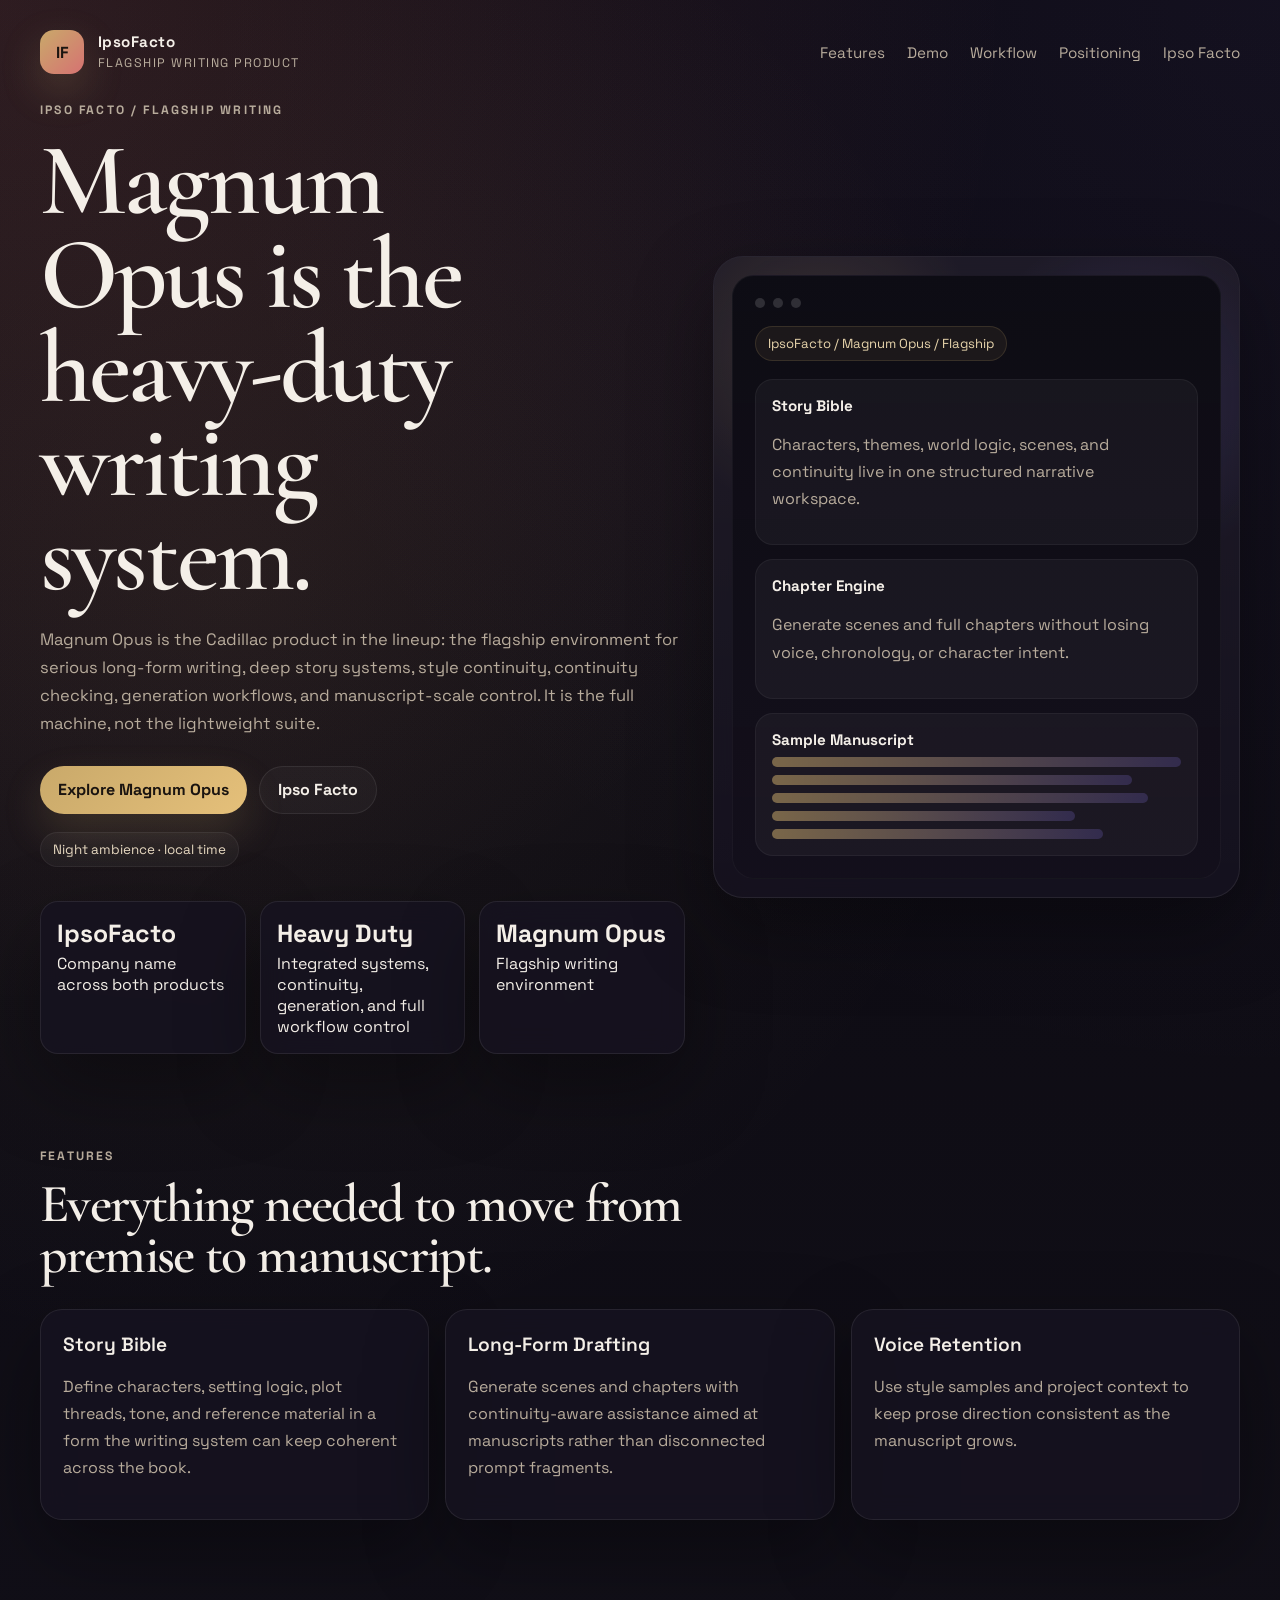
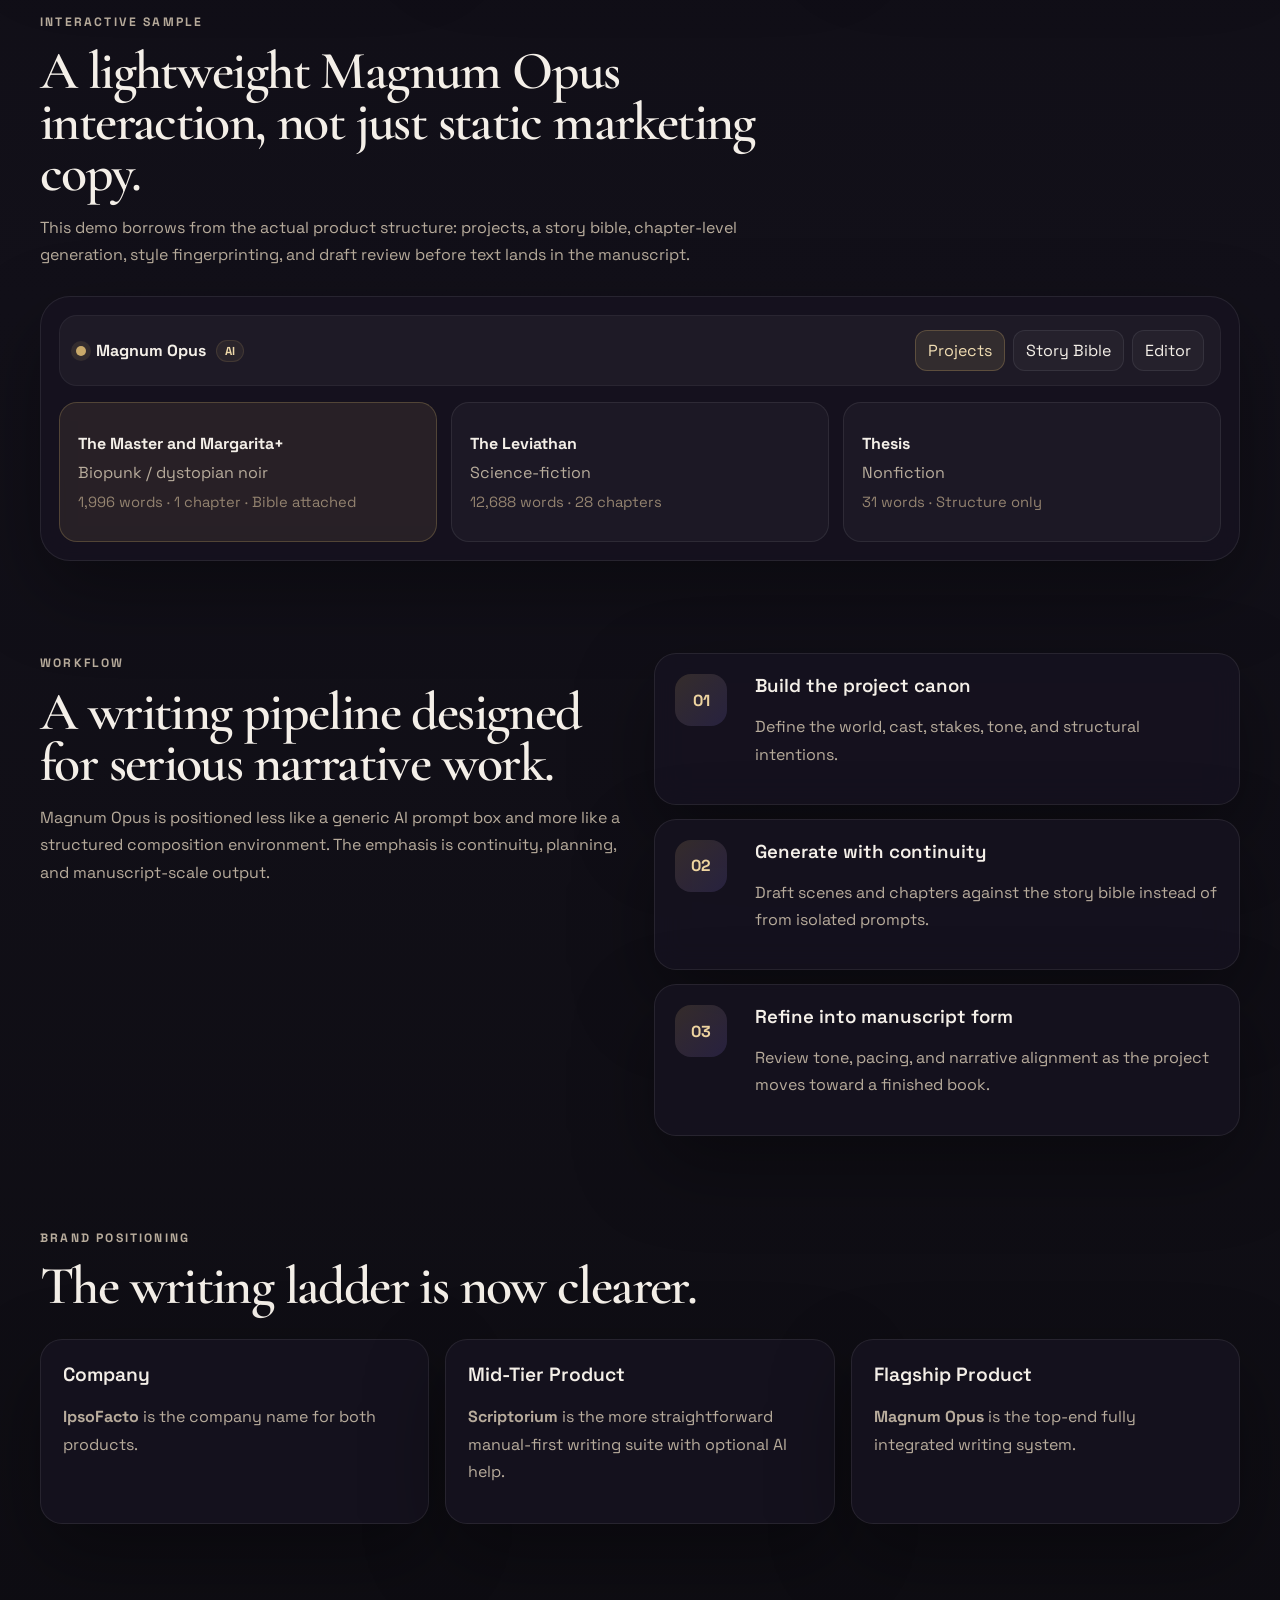
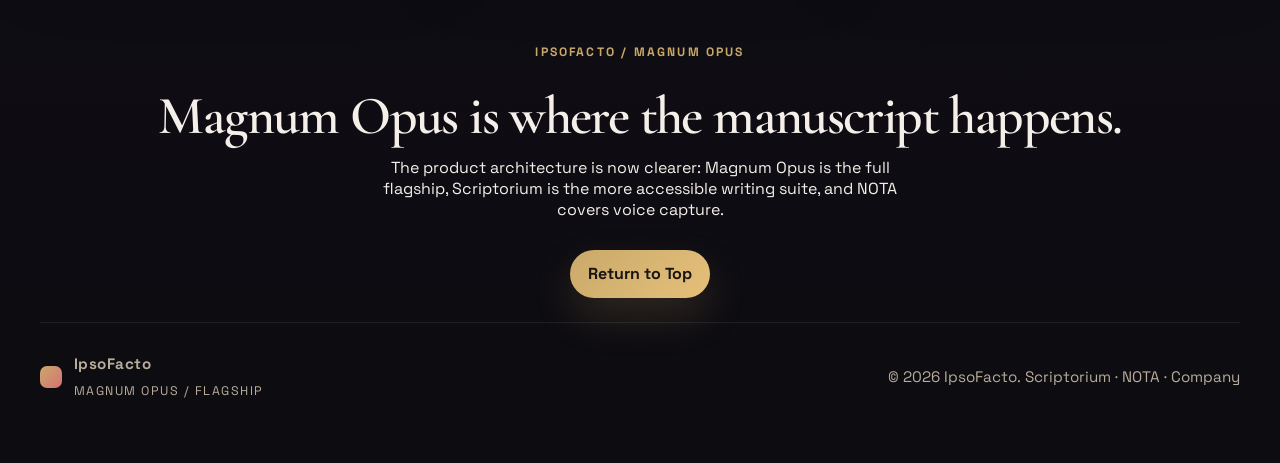
<file: index.html>
<!DOCTYPE html>
<html lang="en">
<head>
  <meta charset="UTF-8">
  <meta name="viewport" content="width=device-width, initial-scale=1.0">
  <title>Magnum Opus | Ipso Facto</title>
  <meta
    name="description"
    content="Magnum Opus by Ipso Facto is the flagship heavy-duty writing environment with deep planning, continuity, and manuscript-scale generation."
  >
  <link rel="preconnect" href="https://fonts.googleapis.com">
  <link rel="preconnect" href="https://fonts.gstatic.com" crossorigin>
  <link href="https://fonts.googleapis.com/css2?family=Space+Grotesk:wght@400;500;700&family=Cormorant+Garamond:wght@500;600;700&display=swap" rel="stylesheet">
  <style>
    :root {
      --bg: #0d0c11;
      --bg-2: #15121d;
      --panel: rgba(23, 19, 32, 0.82);
      --panel-2: rgba(255, 255, 255, 0.04);
      --ink: #f4efe8;
      --muted: #b8ac9c;
      --line: rgba(255, 255, 255, 0.08);
      --gold: #c9a96a;
      --rose: #d67272;
      --violet: #7c6bd6;
      --shadow: 0 30px 80px rgba(0, 0, 0, 0.35);
      --sky-top: #0b0910;
      --sky-mid: #121019;
      --sky-bottom: #0d0c11;
      --sun-glow: rgba(201, 169, 106, 0.10);
      --weather-haze: rgba(124, 107, 214, 0.08);
    }

    * {
      box-sizing: border-box;
    }

    html {
      scroll-behavior: smooth;
    }

    body {
      margin: 0;
      color: var(--ink);
      font-family: "Space Grotesk", sans-serif;
      background:
        radial-gradient(circle at 18% 16%, var(--sun-glow), transparent 24%),
        radial-gradient(circle at top left, rgba(214, 114, 114, 0.16), transparent 26%),
        radial-gradient(circle at top right, var(--weather-haze), transparent 28%),
        linear-gradient(180deg, var(--sky-top) 0%, var(--sky-mid) 52%, var(--sky-bottom) 100%);
      transition: background 900ms ease, color 600ms ease;
    }

    a {
      color: inherit;
      text-decoration: none;
    }

    .page {
      width: min(1200px, calc(100% - 32px));
      margin: 0 auto;
      padding: 20px 0 48px;
    }

    .topbar {
      display: flex;
      align-items: center;
      justify-content: space-between;
      gap: 20px;
      padding: 10px 0 26px;
    }

    .brand {
      display: inline-flex;
      align-items: center;
      gap: 14px;
    }

    .brand-mark {
      display: grid;
      place-items: center;
      width: 44px;
      height: 44px;
      border-radius: 14px;
      background: linear-gradient(135deg, var(--gold), var(--rose));
      color: #1a1410;
      font-weight: 700;
      box-shadow: 0 16px 40px rgba(201, 169, 106, 0.22);
    }

    .brand-copy strong,
    .footer-brand strong {
      display: block;
      font-size: 0.95rem;
      letter-spacing: 0.03em;
    }

    .brand-copy span,
    .footer-brand span {
      color: var(--muted);
      font-size: 0.78rem;
      letter-spacing: 0.12em;
      text-transform: uppercase;
    }

    .nav {
      display: inline-flex;
      gap: 22px;
      color: var(--muted);
      font-size: 0.95rem;
    }

    .hero {
      display: grid;
      grid-template-columns: 1.1fr 0.9fr;
      gap: 28px;
      align-items: center;
      min-height: calc(100vh - 110px);
    }

    .eyebrow {
      margin: 0 0 12px;
      font-size: 0.76rem;
      letter-spacing: 0.18em;
      text-transform: uppercase;
      color: var(--gold);
      font-weight: 700;
    }

    h1, h2, h3 {
      margin: 0;
      font-weight: 600;
    }

    h1, h2 {
      font-family: "Cormorant Garamond", serif;
      letter-spacing: -0.03em;
    }

    h1 {
      font-size: clamp(3.4rem, 8vw, 7rem);
      line-height: 0.92;
      max-width: 8.8ch;
    }

    h2 {
      font-size: clamp(2.4rem, 4.2vw, 4.3rem);
      line-height: 0.95;
    }

    .hero p,
    .section p,
    .card p,
    .timeline p,
    .footer {
      line-height: 1.7;
      color: var(--muted);
    }

    .hero-copy > p:last-of-type {
      max-width: 58ch;
      margin: 22px 0 0;
      font-size: 1.03rem;
    }

    .hero-actions {
      display: flex;
      flex-wrap: wrap;
      gap: 12px;
      margin-top: 28px;
    }

    .button {
      display: inline-flex;
      align-items: center;
      justify-content: center;
      min-height: 48px;
      padding: 0 18px;
      border-radius: 999px;
      font-weight: 700;
      transition: transform 160ms ease, box-shadow 160ms ease;
    }

    .button:hover {
      transform: translateY(-1px);
    }

    .button-primary {
      background: linear-gradient(135deg, var(--gold), #e5c07a);
      color: #1a1410;
      box-shadow: 0 18px 40px rgba(201, 169, 106, 0.18);
    }

    .button-secondary {
      border: 1px solid var(--line);
      background: rgba(255, 255, 255, 0.03);
      color: var(--ink);
    }

    .hero-notes {
      display: grid;
      grid-template-columns: repeat(3, minmax(0, 1fr));
      gap: 14px;
      list-style: none;
      margin: 34px 0 0;
      padding: 0;
    }

    .hero-notes li,
    .card,
    .timeline-item,
    .showcase {
      background: var(--panel);
      border: 1px solid var(--line);
      box-shadow: var(--shadow);
      backdrop-filter: blur(14px);
    }

    .hero-notes li {
      padding: 16px;
      border-radius: 18px;
    }

    .hero-notes strong {
      display: block;
      margin-bottom: 4px;
      font-size: 1.55rem;
      color: var(--ink);
    }

    .showcase {
      padding: 18px;
      border-radius: 30px;
      position: relative;
      overflow: hidden;
    }

    .showcase::before {
      content: "";
      position: absolute;
      inset: 0;
      background:
        radial-gradient(circle at 20% 15%, rgba(201, 169, 106, 0.16), transparent 24%),
        radial-gradient(circle at 80% 22%, rgba(124, 107, 214, 0.18), transparent 26%),
        linear-gradient(180deg, rgba(255, 255, 255, 0.04), transparent);
      pointer-events: none;
    }

    .sky-status {
      display: inline-flex;
      align-items: center;
      gap: 8px;
      margin-top: 18px;
      padding: 8px 12px;
      border-radius: 999px;
      background: rgba(255, 255, 255, 0.04);
      border: 1px solid rgba(255, 255, 255, 0.06);
      color: #e7d9c1;
      font-size: 0.84rem;
    }

    .showcase-inner {
      position: relative;
      z-index: 1;
      padding: 22px;
      border-radius: 22px;
      background:
        linear-gradient(180deg, rgba(12, 11, 18, 0.84), rgba(19, 15, 27, 0.94)),
        var(--bg-2);
      border: 1px solid rgba(255, 255, 255, 0.04);
    }

    .window-bar {
      display: flex;
      gap: 8px;
      margin-bottom: 18px;
    }

    .window-bar span {
      width: 10px;
      height: 10px;
      border-radius: 50%;
      background: rgba(255, 255, 255, 0.14);
    }

    .line-badge {
      display: inline-flex;
      align-items: center;
      gap: 8px;
      padding: 8px 12px;
      border-radius: 999px;
      background: rgba(201, 169, 106, 0.08);
      color: #e8d5ac;
      border: 1px solid rgba(201, 169, 106, 0.16);
      font-size: 0.82rem;
      margin-bottom: 18px;
    }

    .manuscript {
      display: grid;
      gap: 14px;
    }

    .manuscript-panel {
      padding: 16px;
      border-radius: 18px;
      background: var(--panel-2);
      border: 1px solid rgba(255, 255, 255, 0.05);
    }

    .manuscript-panel strong {
      display: block;
      margin-bottom: 8px;
      color: var(--ink);
      font-size: 0.95rem;
    }

    .sample-lines {
      display: grid;
      gap: 8px;
    }

    .sample-lines span {
      display: block;
      height: 10px;
      border-radius: 999px;
      background: linear-gradient(90deg, rgba(201, 169, 106, 0.54), rgba(124, 107, 214, 0.24));
    }

    .sample-lines span:nth-child(2) { width: 88%; }
    .sample-lines span:nth-child(3) { width: 92%; }
    .sample-lines span:nth-child(4) { width: 74%; }
    .sample-lines span:nth-child(5) { width: 81%; }

    .section {
      padding-top: 92px;
    }

    .section-head {
      max-width: 760px;
      margin-bottom: 28px;
    }

    .grid-3 {
      display: grid;
      grid-template-columns: repeat(3, minmax(0, 1fr));
      gap: 16px;
    }

    .card {
      padding: 22px;
      border-radius: 22px;
    }

    .card h3 {
      margin-bottom: 10px;
      font-size: 1.2rem;
      color: var(--ink);
    }

    .split {
      display: grid;
      grid-template-columns: 1fr 1fr;
      gap: 28px;
      align-items: start;
    }

    .demo-shell {
      padding: 18px;
      border-radius: 30px;
      background: var(--panel);
      border: 1px solid var(--line);
      box-shadow: var(--shadow);
      backdrop-filter: blur(14px);
    }

    .demo-topbar {
      display: flex;
      align-items: center;
      justify-content: space-between;
      gap: 16px;
      padding: 14px 16px;
      border-radius: 18px;
      background: rgba(255, 255, 255, 0.04);
      border: 1px solid rgba(255, 255, 255, 0.05);
    }

    .demo-brand {
      display: inline-flex;
      align-items: center;
      gap: 10px;
      color: var(--ink);
    }

    .demo-dot {
      width: 10px;
      height: 10px;
      border-radius: 50%;
      background: var(--gold);
      box-shadow: 0 0 0 5px rgba(201, 169, 106, 0.12);
    }

    .demo-brand span {
      padding: 3px 8px;
      border-radius: 999px;
      font-size: 0.72rem;
      font-weight: 700;
      color: #efd9aa;
      background: rgba(201, 169, 106, 0.08);
      border: 1px solid rgba(201, 169, 106, 0.14);
    }

    .demo-tabs,
    .tone-pills,
    .quick-actions {
      display: flex;
      flex-wrap: wrap;
      gap: 8px;
    }

    .demo-tab,
    .tone-pill,
    .quick-action,
    .project-card {
      font: inherit;
      color: inherit;
      cursor: pointer;
      border: 1px solid var(--line);
      background: rgba(255, 255, 255, 0.03);
      transition: border-color 160ms ease, background 160ms ease, transform 160ms ease;
    }

    .demo-tab,
    .tone-pill,
    .quick-action {
      padding: 9px 12px;
      border-radius: 12px;
    }

    .demo-tab.is-active,
    .tone-pill.is-active {
      background: rgba(201, 169, 106, 0.12);
      border-color: rgba(201, 169, 106, 0.28);
      color: #f0ddb3;
    }

    .demo-panel {
      display: none;
      margin-top: 16px;
    }

    .demo-panel.is-active {
      display: block;
    }

    .demo-project-grid {
      display: grid;
      grid-template-columns: repeat(3, minmax(0, 1fr));
      gap: 14px;
    }

    .project-card {
      text-align: left;
      padding: 18px;
      border-radius: 18px;
      min-height: 140px;
    }

    .project-card strong,
    .project-card span,
    .project-card em {
      display: block;
    }

    .project-card strong { margin-bottom: 8px; color: var(--ink); }
    .project-card span { margin-bottom: 10px; color: var(--muted); }
    .project-card em { color: #948370; font-style: normal; font-size: 0.92rem; }

    .project-card.is-selected {
      background: rgba(201, 169, 106, 0.1);
      border-color: rgba(201, 169, 106, 0.26);
    }

    .demo-bible {
      display: grid;
      gap: 14px;
    }

    .demo-bible-card,
    .editor-main,
    .editor-sidebar,
    .draft-review {
      padding: 16px;
      border-radius: 18px;
      background: rgba(255, 255, 255, 0.04);
      border: 1px solid rgba(255, 255, 255, 0.05);
    }

    .demo-bible-card label,
    .control-group label {
      display: block;
      margin-bottom: 8px;
      font-size: 0.88rem;
      color: #ecd6ab;
      font-weight: 700;
    }

    .demo-field {
      color: var(--ink);
      line-height: 1.7;
    }

    .demo-bible-meta {
      display: flex;
      flex-wrap: wrap;
      gap: 10px;
    }

    .demo-chip {
      padding: 8px 10px;
      border-radius: 999px;
      background: rgba(124, 107, 214, 0.12);
      border: 1px solid rgba(124, 107, 214, 0.18);
      color: #d4cdf6;
      font-size: 0.86rem;
    }

    .editor-layout {
      display: grid;
      grid-template-columns: 1.25fr 0.75fr;
      gap: 16px;
    }

    .editor-header {
      display: flex;
      align-items: center;
      justify-content: space-between;
      gap: 12px;
      margin-bottom: 14px;
    }

    .editor-body {
      min-height: 260px;
      white-space: pre-line;
      line-height: 1.78;
      color: var(--ink);
      font-family: "Cormorant Garamond", serif;
      font-size: 1.28rem;
    }

    .draft-review {
      margin-top: 14px;
    }

    .draft-review strong {
      display: block;
      margin-bottom: 6px;
    }

    .control-group {
      margin-bottom: 14px;
    }

    .control-group textarea {
      width: 100%;
      min-height: 110px;
      resize: vertical;
    }

    .control-group input[type="range"] {
      width: 100%;
    }

    .control-group textarea {
      padding: 12px;
      border-radius: 14px;
      border: 1px solid var(--line);
      background: rgba(255, 255, 255, 0.03);
      color: var(--ink);
      font: inherit;
    }

    .demo-generate {
      width: 100%;
      min-height: 48px;
      border: none;
      border-radius: 14px;
      font: inherit;
      font-weight: 700;
      color: #1a1410;
      background: linear-gradient(135deg, var(--gold), #e5c07a);
      cursor: pointer;
      box-shadow: 0 16px 36px rgba(201, 169, 106, 0.18);
    }

    .timeline {
      display: grid;
      gap: 14px;
    }

    .timeline-item {
      display: grid;
      grid-template-columns: 64px 1fr;
      gap: 16px;
      padding: 20px;
      border-radius: 22px;
    }

    .timeline-item .step {
      display: inline-flex;
      align-items: center;
      justify-content: center;
      width: 52px;
      height: 52px;
      border-radius: 16px;
      background: linear-gradient(135deg, rgba(201, 169, 106, 0.18), rgba(124, 107, 214, 0.18));
      color: #eed4a0;
      font-weight: 700;
    }

    .cta {
      text-align: center;
      padding: 104px 0 24px;
    }

    .cta p {
      max-width: 52ch;
      margin: 16px auto 30px;
    }

    .footer {
      display: flex;
      align-items: center;
      justify-content: space-between;
      gap: 16px;
      padding: 28px 0 12px;
      border-top: 1px solid var(--line);
      font-size: 0.95rem;
    }

    .footer-brand {
      display: inline-flex;
      align-items: center;
      gap: 12px;
    }

    .footer-mark {
      width: 22px;
      height: 22px;
      border-radius: 7px;
      background: linear-gradient(135deg, var(--gold), var(--rose));
    }

    @media (max-width: 980px) {
      .hero,
      .grid-3,
      .split,
      .demo-project-grid,
      .editor-layout {
        grid-template-columns: 1fr;
      }

      .hero {
        min-height: auto;
        padding-top: 10px;
      }
    }

    @media (max-width: 720px) {
      .page {
        width: min(100% - 20px, 1200px);
      }

      .topbar,
      .footer {
        flex-direction: column;
        align-items: flex-start;
      }

      .nav {
        flex-wrap: wrap;
        gap: 14px;
      }

      .hero-notes {
        grid-template-columns: 1fr;
      }
    }
  </style>
</head>
<body>
  <div class="page">
    <header class="topbar">
      <div class="brand">
        <div class="brand-mark">IF</div>
        <div class="brand-copy">
          <strong>IpsoFacto</strong>
          <span>Flagship Writing Product</span>
        </div>
      </div>

      <nav class="nav">
        <a href="#features">Features</a>
        <a href="#demo">Demo</a>
        <a href="#workflow">Workflow</a>
        <a href="#positioning">Positioning</a>
        <a href="../index.html">Ipso Facto</a>
      </nav>
    </header>

    <section class="hero">
      <div class="hero-copy">
        <p class="eyebrow">Ipso Facto / Flagship Writing</p>
        <h1>Magnum Opus is the heavy-duty writing system.</h1>
        <p>
          Magnum Opus is the Cadillac product in the lineup: the flagship environment for serious long-form writing,
          deep story systems, style continuity, continuity checking, generation workflows, and manuscript-scale control.
          It is the full machine, not the lightweight suite.
        </p>
        <div class="hero-actions">
          <a class="button button-primary" href="#features">Explore Magnum Opus</a>
          <a class="button button-secondary" href="../index.html">Ipso Facto</a>
        </div>
        <div class="sky-status">
          <span id="sky-phase">Syncing ambient sky…</span>
        </div>
        <ul class="hero-notes">
          <li>
            <strong>IpsoFacto</strong>
            <span>Company name across both products</span>
          </li>
          <li>
            <strong>Heavy Duty</strong>
            <span>Integrated systems, continuity, generation, and full workflow control</span>
          </li>
          <li>
            <strong>Magnum Opus</strong>
            <span>Flagship writing environment</span>
          </li>
        </ul>
      </div>

      <div class="showcase" aria-label="Magnum Opus product preview">
        <div class="showcase-inner">
          <div class="window-bar">
            <span></span>
            <span></span>
            <span></span>
          </div>
          <div class="line-badge">IpsoFacto / Magnum Opus / Flagship</div>
          <div class="manuscript">
            <div class="manuscript-panel">
              <strong>Story Bible</strong>
              <p>Characters, themes, world logic, scenes, and continuity live in one structured narrative workspace.</p>
            </div>
            <div class="manuscript-panel">
              <strong>Chapter Engine</strong>
              <p>Generate scenes and full chapters without losing voice, chronology, or character intent.</p>
            </div>
            <div class="manuscript-panel">
              <strong>Sample Manuscript</strong>
              <div class="sample-lines">
                <span></span>
                <span></span>
                <span></span>
                <span></span>
                <span></span>
              </div>
            </div>
          </div>
        </div>
      </div>
    </section>

    <section id="features" class="section">
      <div class="section-head">
        <p class="eyebrow">Features</p>
        <h2>Everything needed to move from premise to manuscript.</h2>
      </div>
      <div class="grid-3">
        <article class="card">
          <h3>Story Bible</h3>
          <p>Define characters, setting logic, plot threads, tone, and reference material in a form the writing system can keep coherent across the book.</p>
        </article>
        <article class="card">
          <h3>Long-Form Drafting</h3>
          <p>Generate scenes and chapters with continuity-aware assistance aimed at manuscripts rather than disconnected prompt fragments.</p>
        </article>
        <article class="card">
          <h3>Voice Retention</h3>
          <p>Use style samples and project context to keep prose direction consistent as the manuscript grows.</p>
        </article>
      </div>
    </section>

    <section id="demo" class="section">
      <div class="section-head">
        <p class="eyebrow">Interactive Sample</p>
        <h2>A lightweight Magnum Opus interaction, not just static marketing copy.</h2>
        <p>
          This demo borrows from the actual product structure: projects, a story bible,
          chapter-level generation, style fingerprinting, and draft review before text lands in the manuscript.
        </p>
      </div>

      <div class="demo-shell">
        <div class="demo-topbar">
          <div class="demo-brand">
            <div class="demo-dot"></div>
            <strong>Magnum Opus</strong>
            <span>AI</span>
          </div>
          <div class="demo-tabs">
            <button class="demo-tab is-active" data-panel="projects">Projects</button>
            <button class="demo-tab" data-panel="bible">Story Bible</button>
            <button class="demo-tab" data-panel="editor">Editor</button>
          </div>
        </div>

        <div class="demo-panel is-active" data-panel-content="projects">
          <div class="demo-project-grid">
            <button class="project-card is-selected" type="button">
              <strong>The Master and Margarita+</strong>
              <span>Biopunk / dystopian noir</span>
              <em>1,996 words · 1 chapter · Bible attached</em>
            </button>
            <button class="project-card" type="button">
              <strong>The Leviathan</strong>
              <span>Science-fiction</span>
              <em>12,688 words · 28 chapters</em>
            </button>
            <button class="project-card" type="button">
              <strong>Thesis</strong>
              <span>Nonfiction</span>
              <em>31 words · Structure only</em>
            </button>
          </div>
        </div>

        <div class="demo-panel" data-panel-content="bible">
          <div class="demo-bible">
            <div class="demo-bible-card">
              <label>Logline</label>
              <div class="demo-field">
                In a hyper-corporate Moscow, a dissident writer hides an illegal manuscript while algorithmic censors close in.
              </div>
            </div>
            <div class="demo-bible-card">
              <label>Synopsis</label>
              <div class="demo-field">
                The Master and Margarita move through an occupied city of drones, black-market implants, and sanctified surveillance while trying to keep a forbidden text alive.
              </div>
            </div>
            <div class="demo-bible-meta">
              <div class="demo-chip">Genre: biopunk / dystopian thriller</div>
              <div class="demo-chip">Tone: cyber-gothic noir</div>
              <div class="demo-chip">POV: close third</div>
            </div>
          </div>
        </div>

        <div class="demo-panel" data-panel-content="editor">
          <div class="editor-layout">
            <div class="editor-main">
              <div class="editor-header">
                <strong>Chapter 1</strong>
                <span id="demo-word-count">500 words target</span>
              </div>
              <div class="editor-body" id="demo-output">
                The Master's fingers trembled against the haptic rail as the building's surveillance halo combed the windows. Somewhere below, a patrol drone translated prayer into metadata and sent it upward for deletion.
              </div>
              <div class="draft-review">
                <strong>Draft Review</strong>
                <p id="demo-review-note">Pending draft is continuity-safe and aligned to the active tone profile.</p>
              </div>
            </div>

            <aside class="editor-sidebar">
              <div class="control-group">
                <label for="demo-prompt">Scene instruction</label>
                <textarea id="demo-prompt">Write a tense confrontation scene where Margarita arrives with dangerous news and the manuscript becomes a liability.</textarea>
              </div>

              <div class="control-group">
                <label for="demo-words">Target words</label>
                <input id="demo-words" type="range" min="300" max="1200" step="100" value="500">
              </div>

              <div class="control-group">
                <label>Style fingerprint</label>
                <div class="tone-pills">
                  <button class="tone-pill is-active" type="button" data-tone="noir">Cyber-Gothic Noir</button>
                  <button class="tone-pill" type="button" data-tone="literary">Literary</button>
                  <button class="tone-pill" type="button" data-tone="thriller">Tense Thriller</button>
                </div>
              </div>

              <div class="control-group">
                <label>Quick actions</label>
                <div class="quick-actions">
                  <button class="quick-action" type="button" data-insert="Emphasize interiority and moral dread.">Thoughts</button>
                  <button class="quick-action" type="button" data-insert="Raise the tension through a sudden interruption.">Tension</button>
                  <button class="quick-action" type="button" data-insert="Add dialogue that reveals shared history.">Dialogue</button>
                  <button class="quick-action" type="button" data-insert="Bridge smoothly from the previous scene.">Transition</button>
                </div>
              </div>

              <button class="demo-generate" id="demo-generate" type="button">Generate Scene</button>
            </aside>
          </div>
        </div>
      </div>
    </section>

    <section id="workflow" class="section split">
      <div>
        <p class="eyebrow">Workflow</p>
        <h2>A writing pipeline designed for serious narrative work.</h2>
        <p>
          Magnum Opus is positioned less like a generic AI prompt box and more like a structured composition environment.
          The emphasis is continuity, planning, and manuscript-scale output.
        </p>
      </div>
      <div class="timeline">
        <div class="timeline-item">
          <div class="step">01</div>
          <div>
            <h3>Build the project canon</h3>
            <p>Define the world, cast, stakes, tone, and structural intentions.</p>
          </div>
        </div>
        <div class="timeline-item">
          <div class="step">02</div>
          <div>
            <h3>Generate with continuity</h3>
            <p>Draft scenes and chapters against the story bible instead of from isolated prompts.</p>
          </div>
        </div>
        <div class="timeline-item">
          <div class="step">03</div>
          <div>
            <h3>Refine into manuscript form</h3>
            <p>Review tone, pacing, and narrative alignment as the project moves toward a finished book.</p>
          </div>
        </div>
      </div>
    </section>

    <section id="positioning" class="section">
      <div class="section-head">
        <p class="eyebrow">Brand Positioning</p>
        <h2>The writing ladder is now clearer.</h2>
      </div>
      <div class="grid-3">
        <article class="card">
          <h3>Company</h3>
          <p><strong>IpsoFacto</strong> is the company name for both products.</p>
        </article>
        <article class="card">
          <h3>Mid-Tier Product</h3>
          <p><strong>Scriptorium</strong> is the more straightforward manual-first writing suite with optional AI help.</p>
        </article>
        <article class="card">
          <h3>Flagship Product</h3>
          <p><strong>Magnum Opus</strong> is the top-end fully integrated writing system.</p>
        </article>
      </div>
    </section>

    <section class="cta">
      <p class="eyebrow">IpsoFacto / Magnum Opus</p>
      <h2>Magnum Opus is where the manuscript happens.</h2>
      <p>
        The product architecture is now clearer: Magnum Opus is the full flagship,
        Scriptorium is the more accessible writing suite, and NOTA covers voice capture.
      </p>
      <a class="button button-primary" href="#top">Return to Top</a>
    </section>

    <footer class="footer">
      <div class="footer-brand">
        <div class="footer-mark"></div>
        <div>
          <strong>IpsoFacto</strong>
          <span>Magnum Opus / Flagship</span>
        </div>
      </div>
      <div>© 2026 IpsoFacto. <a href="../Scriptorium/index.html">Scriptorium</a> · <a href="../NOTA/index.html">NOTA</a> · <a href="../index.html">Company</a></div>
    </footer>
  </div>
<script>
  const skyPhase = document.getElementById("sky-phase");
  const demoTabs = document.querySelectorAll(".demo-tab");
  const demoPanels = document.querySelectorAll("[data-panel-content]");
  const tonePills = document.querySelectorAll(".tone-pill");
  const quickActions = document.querySelectorAll(".quick-action");
  const promptField = document.getElementById("demo-prompt");
  const generateButton = document.getElementById("demo-generate");
  const output = document.getElementById("demo-output");
  const reviewNote = document.getElementById("demo-review-note");
  const wordCount = document.getElementById("demo-word-count");
  const wordSlider = document.getElementById("demo-words");

  const samples = {
    noir: {
      text: `The Master's fingers trembled against the haptic rail as the building's surveillance halo combed the windows. Somewhere below, a patrol drone translated prayer into metadata and sent it upward for deletion.

Margarita entered without knocking. Rain hissed from the hem of her coat. The room seemed to contract around her, as if the walls already knew she had brought catastrophic news.

"They found the backup lattice," she said. Her voice carried the calm of someone who had already survived the worst part. "Not the manuscript itself. The routes to it."

He looked toward the hidden compartment in the stove and understood, all at once, that the book had ceased to be a document. It was now an accusation with weight, shape, and body count.`,
      review: "Five-pass continuity check cleared. Tone profile matched: cyber-gothic noir. Relationship state stable."
    },
    literary: {
      text: `When Margarita stepped into the apartment, the room altered around her in the small, humiliating ways rooms do when they have been waiting for bad news. The kettle was still warm. The window was still cracked open to the bruised light. Nothing had changed except the meaning of everything inside it.

She set her gloves on the table with deliberate care. The Master watched her do it and thought, absurdly, that only a person carrying ruin would move that gently.

"You have to move the pages tonight," she said.

He did not answer at first. His life had narrowed, over the past year, into a few rituals: hiding the manuscript, revising the manuscript, imagining the world that might deserve the manuscript. Now even those rituals seemed borrowed, already in the process of being repossessed.`,
      review: "Draft review flagged as strong on interiority and voice retention. No bible contradictions detected."
    },
    thriller: {
      text: `The door hit the wall hard enough to rattle the dishes.

Margarita crossed the room in three steps, stripped a data wafer from the lining of her coat, and dropped it into his hand. "Do not connect that to anything in this building."

The Master stared at her. "Who followed you?"

"Everyone worth fearing."

Outside, a surveillance drone pivoted so sharply that its searchlight flashed across the ceiling. The manuscript was hidden behind a false panel, but hiding it suddenly felt childish. If the wafer contained what she implied, then the danger was no longer discovery. It was timing.`,
      review: "Continuity-safe draft with elevated tension. Suggested next pass: add dialogue beat and transition hook."
    }
  };

  function applyAmbientTheme(phase, weatherLabel) {
    const root = document.documentElement;
    const themes = {
      dawn: {
        top: "#281827",
        mid: "#5a4367",
        bottom: "#d2a07d",
        sun: "rgba(245, 186, 117, 0.22)",
        haze: "rgba(214, 114, 114, 0.16)"
      },
      day: {
        top: "#779ed7",
        mid: "#aac2e8",
        bottom: "#f0e3d1",
        sun: "rgba(255, 236, 180, 0.26)",
        haze: "rgba(124, 107, 214, 0.08)"
      },
      dusk: {
        top: "#2a1c35",
        mid: "#6d5575",
        bottom: "#d19d7a",
        sun: "rgba(239, 158, 107, 0.20)",
        haze: "rgba(124, 107, 214, 0.18)"
      },
      night: {
        top: "#0b0910",
        mid: "#121019",
        bottom: "#0d0c11",
        sun: "rgba(201, 169, 106, 0.08)",
        haze: "rgba(124, 107, 214, 0.12)"
      }
    };

    const weatherAdjustments = {
      clear: { haze: "rgba(124, 107, 214, 0.08)" },
      cloudy: { haze: "rgba(184, 172, 156, 0.18)" },
      rain: { haze: "rgba(86, 115, 160, 0.22)" },
      snow: { haze: "rgba(214, 226, 255, 0.20)" },
      storm: { haze: "rgba(88, 92, 138, 0.26)" },
      fog: { haze: "rgba(208, 205, 214, 0.22)" }
    };

    const base = themes[phase] || themes.night;
    const weather = weatherAdjustments[weatherLabel] || weatherAdjustments.clear;

    root.style.setProperty("--sky-top", base.top);
    root.style.setProperty("--sky-mid", base.mid);
    root.style.setProperty("--sky-bottom", base.bottom);
    root.style.setProperty("--sun-glow", base.sun);
    root.style.setProperty("--weather-haze", weather.haze);

    skyPhase.textContent = `${phase[0].toUpperCase() + phase.slice(1)} ambience${weatherLabel ? " · " + weatherLabel : ""}`;
  }

  function localPhase(date = new Date()) {
    const hour = date.getHours() + date.getMinutes() / 60;
    if (hour >= 5 && hour < 8) return "dawn";
    if (hour >= 8 && hour < 17) return "day";
    if (hour >= 17 && hour < 20) return "dusk";
    return "night";
  }

  function classifyWeather(code) {
    if ([0, 1].includes(code)) return "clear";
    if ([2, 3].includes(code)) return "cloudy";
    if ([45, 48].includes(code)) return "fog";
    if ([51, 53, 55, 56, 57, 61, 63, 65, 66, 67, 80, 81, 82].includes(code)) return "rain";
    if ([71, 73, 75, 77, 85, 86].includes(code)) return "snow";
    if ([95, 96, 99].includes(code)) return "storm";
    return "clear";
  }

  function syncAmbientSky() {
    const phase = localPhase();
    applyAmbientTheme(phase, "");

    if (!("geolocation" in navigator)) {
      skyPhase.textContent = `${phase[0].toUpperCase() + phase.slice(1)} ambience · local time`;
      return;
    }

    navigator.geolocation.getCurrentPosition(async (position) => {
      try {
        const { latitude, longitude } = position.coords;
        const response = await fetch(
          `https://api.open-meteo.com/v1/forecast?latitude=${latitude}&longitude=${longitude}&current=weather_code&forecast_days=1`
        );
        if (!response.ok) throw new Error("weather unavailable");
        const data = await response.json();
        const weatherLabel = classifyWeather(data?.current?.weather_code);
        applyAmbientTheme(phase, weatherLabel);
      } catch {
        skyPhase.textContent = `${phase[0].toUpperCase() + phase.slice(1)} ambience · local time`;
      }
    }, () => {
      skyPhase.textContent = `${phase[0].toUpperCase() + phase.slice(1)} ambience · local time`;
    }, {
      enableHighAccuracy: false,
      timeout: 4000,
      maximumAge: 900000
    });
  }

  demoTabs.forEach((tab) => {
    tab.addEventListener("click", () => {
      demoTabs.forEach((item) => item.classList.remove("is-active"));
      demoPanels.forEach((panel) => panel.classList.remove("is-active"));
      tab.classList.add("is-active");
      document.querySelector(`[data-panel-content="${tab.dataset.panel}"]`)?.classList.add("is-active");
    });
  });

  tonePills.forEach((pill) => {
    pill.addEventListener("click", () => {
      tonePills.forEach((item) => item.classList.remove("is-active"));
      pill.classList.add("is-active");
    });
  });

  quickActions.forEach((button) => {
    button.addEventListener("click", () => {
      const addition = button.dataset.insert;
      promptField.value = `${promptField.value.trim()} ${addition}`.trim();
    });
  });

  wordSlider.addEventListener("input", () => {
    wordCount.textContent = `${wordSlider.value} words target`;
  });

  generateButton.addEventListener("click", () => {
    const activeTone = document.querySelector(".tone-pill.is-active")?.dataset.tone || "noir";
    const sample = samples[activeTone];
    output.textContent = sample.text;
    reviewNote.textContent = sample.review;
  });

  syncAmbientSky();
</script>
</body>
</html>
</file>
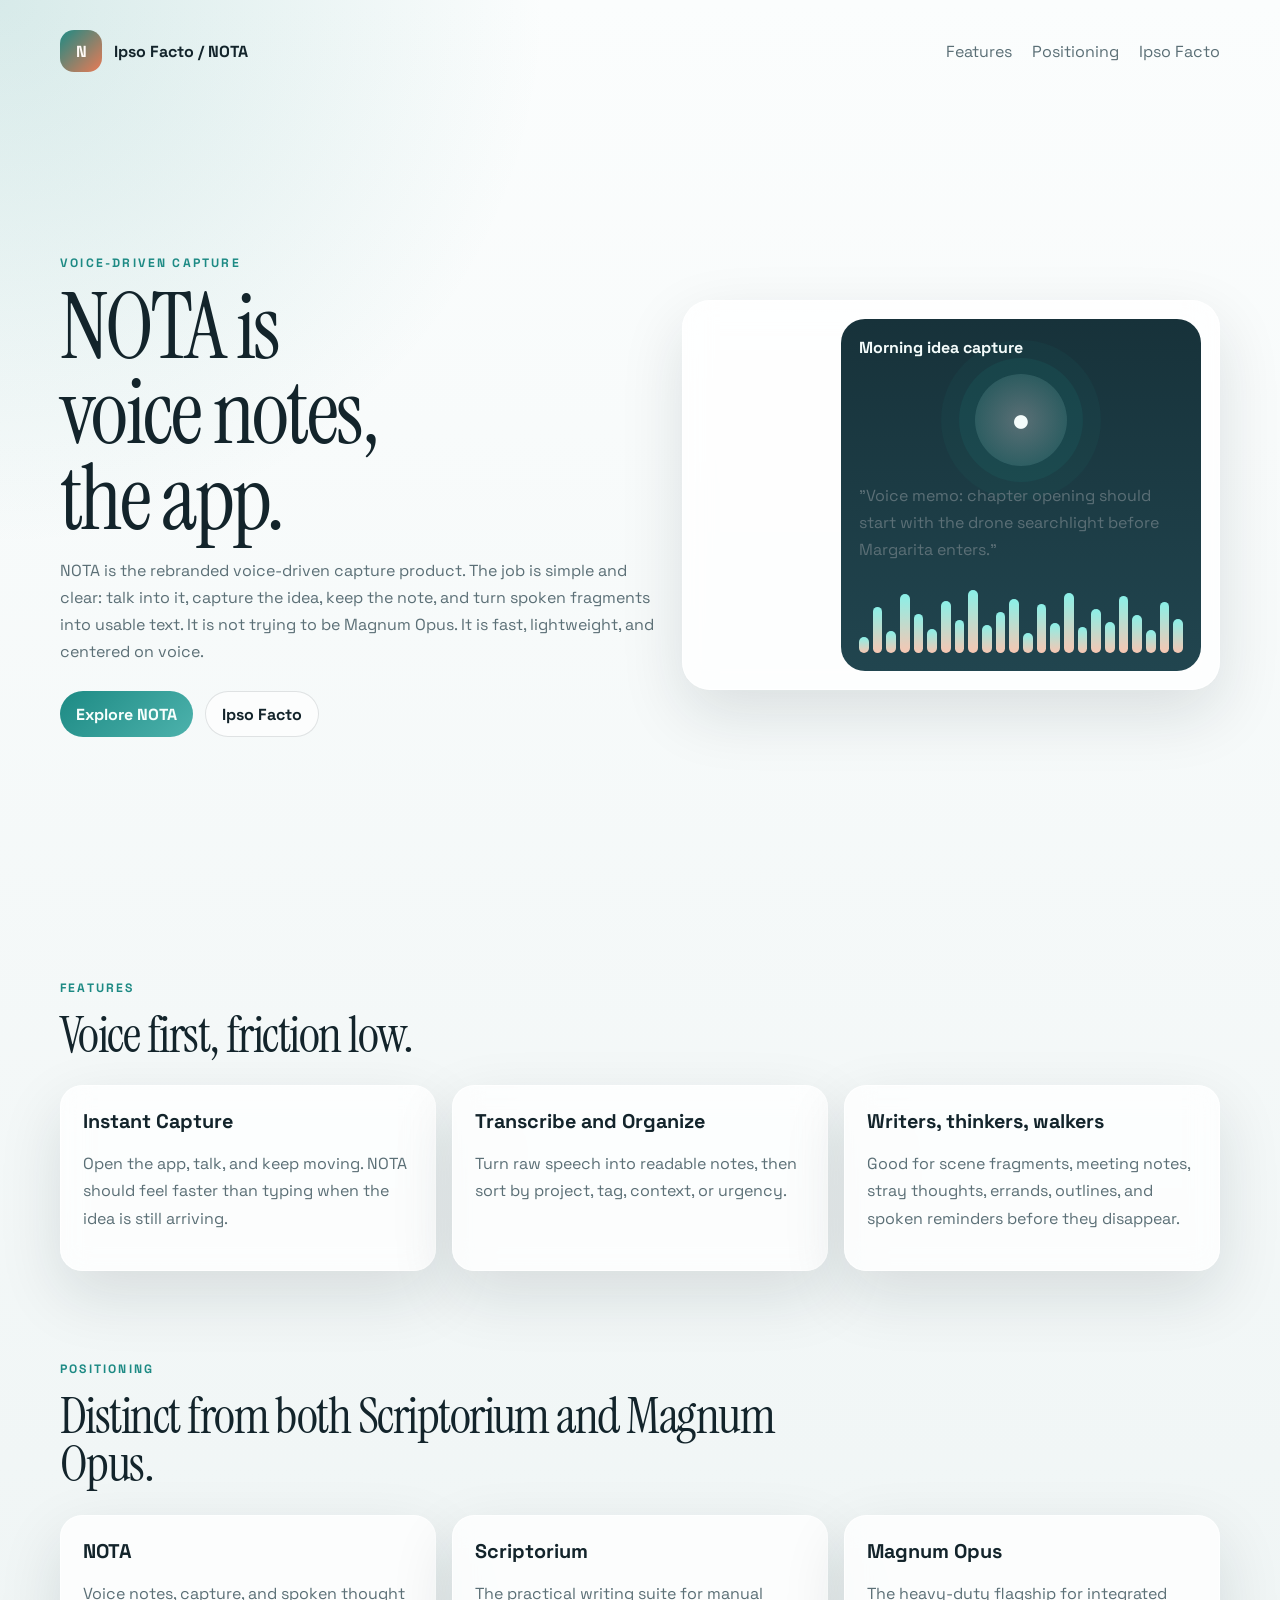
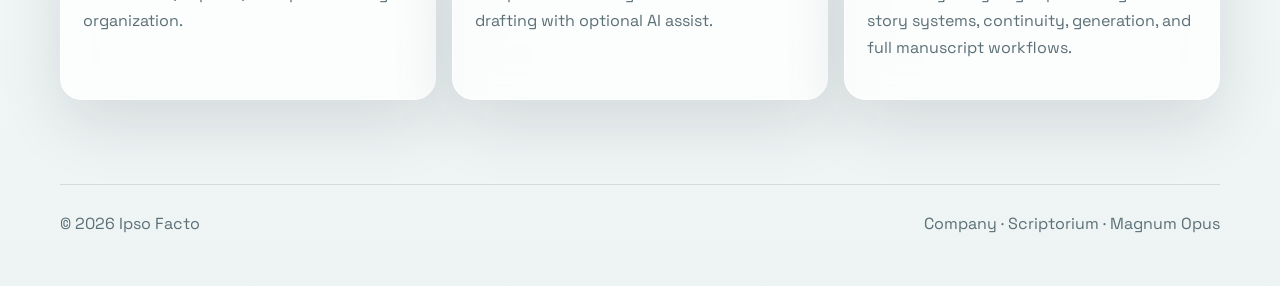
<file: NOTA/index.html>
<!DOCTYPE html>
<html lang="en">
<head>
  <meta charset="UTF-8">
  <meta name="viewport" content="width=device-width, initial-scale=1.0">
  <title>NOTA | Ipso Facto</title>
  <meta
    name="description"
    content="NOTA by Ipso Facto is voice notes the app: a voice-driven capture tool for talking ideas out, organizing notes, and turning spoken fragments into usable text."
  >
  <link rel="preconnect" href="https://fonts.googleapis.com">
  <link rel="preconnect" href="https://fonts.gstatic.com" crossorigin>
  <link href="https://fonts.googleapis.com/css2?family=Space+Grotesk:wght@400;500;700&family=Instrument+Serif:ital@0;1&display=swap" rel="stylesheet">
  <style>
    :root {
      --bg: #eef4f4; --ink: #13242b; --muted: #5b6f76; --line: rgba(19, 36, 43, .12);
      --paper: rgba(255,255,255,.76); --shadow: 0 24px 64px rgba(19,36,43,.12); --mint: #1d8a84; --coral: #ea7a55;
    }
    * { box-sizing: border-box; }
    body {
      margin: 0; font-family: "Space Grotesk", sans-serif; color: var(--ink);
      background: radial-gradient(circle at top left, rgba(29,138,132,.16), transparent 24%), linear-gradient(180deg, #fbfdfd 0%, var(--bg) 100%);
    }
    a { color: inherit; text-decoration: none; }
    .page { width: min(1160px, calc(100% - 32px)); margin: 0 auto; padding: 20px 0 40px; }
    .topbar, .footer { display:flex; align-items:center; justify-content:space-between; gap:16px; }
    .topbar { padding:10px 0 28px; }
    .brand { display:inline-flex; align-items:center; gap:12px; font-weight:700; }
    .mark { width:42px; height:42px; border-radius:14px; display:grid; place-items:center; background:linear-gradient(135deg,var(--mint),var(--coral)); color:#fffaf6; }
    .nav { display:inline-flex; gap:20px; color:var(--muted); }
    .hero { display:grid; grid-template-columns:1.05fr .95fr; gap:28px; align-items:center; min-height:calc(100vh - 110px); }
    .eyebrow { margin:0 0 12px; text-transform:uppercase; letter-spacing:.18em; font-size:.76rem; color:var(--mint); font-weight:700; }
    h1,h2 { margin:0; font-family:"Instrument Serif", serif; font-weight:400; letter-spacing:-.03em; line-height:.95; }
    h1 { font-size:clamp(3.2rem,7vw,6.3rem); max-width:9ch; } h2 { font-size:clamp(2.3rem,4vw,4rem); }
    p { color:var(--muted); line-height:1.7; }
    .hero-actions { display:flex; gap:12px; flex-wrap:wrap; margin-top:26px; }
    .button { display:inline-flex; align-items:center; justify-content:center; min-height:46px; padding:0 16px; border-radius:999px; font-weight:700; border:1px solid var(--line); background:rgba(255,255,255,.62); }
    .button-primary { border:none; background:linear-gradient(135deg,var(--mint),#4db2ac); color:#f7fffd; }
    .panel,.card { background:var(--paper); border:1px solid rgba(255,255,255,.72); box-shadow:var(--shadow); backdrop-filter:blur(14px); }
    .panel { padding:18px; border-radius:28px; }
    .phone { padding:18px; border-radius:24px; background:linear-gradient(180deg,#17323a 0%, #21454f 100%); color:#f4fcfb; max-width:360px; margin-left:auto; }
    .mic {
      width:92px; height:92px; border-radius:50%; margin:16px auto; display:grid; place-items:center;
      background: radial-gradient(circle, rgba(255,255,255,.28), rgba(29,138,132,.36)); box-shadow: 0 0 0 16px rgba(29,138,132,.12), 0 0 0 34px rgba(29,138,132,.07);
      font-size:2rem;
    }
    .wave { display:grid; grid-template-columns:repeat(24,1fr); gap:4px; align-items:end; height:72px; margin-top:18px; }
    .wave span { display:block; background:linear-gradient(180deg,#8af0e8,#f7c6b2); border-radius:999px; }
    .section { padding-top:88px; } .section-head { max-width:740px; margin-bottom:26px; }
    .grid-3 { display:grid; grid-template-columns:repeat(3,minmax(0,1fr)); gap:16px; }
    .card { padding:22px; border-radius:22px; } .card h3 { margin:0 0 10px; font-size:1.24rem; }
    .footer { border-top:1px solid var(--line); padding:28px 0 12px; margin-top:84px; color:var(--muted); }
    @media (max-width:980px){ .hero,.grid-3{grid-template-columns:1fr; min-height:auto;} .phone{margin-left:0;} }
    @media (max-width:720px){ .page{width:min(100% - 20px,1160px);} .topbar,.footer{flex-direction:column;align-items:flex-start;} .nav{flex-wrap:wrap;gap:14px;} }
  </style>
</head>
<body>
  <div class="page">
    <header class="topbar">
      <div class="brand"><div class="mark">N</div><span>Ipso Facto / NOTA</span></div>
      <nav class="nav">
        <a href="#features">Features</a>
        <a href="#positioning">Positioning</a>
        <a href="../index.html">Ipso Facto</a>
      </nav>
    </header>

    <section class="hero">
      <div>
        <p class="eyebrow">Voice-Driven Capture</p>
        <h1>NOTA is voice notes, the app.</h1>
        <p>
          NOTA is the rebranded voice-driven capture product. The job is simple and clear:
          talk into it, capture the idea, keep the note, and turn spoken fragments into usable text.
          It is not trying to be Magnum Opus. It is fast, lightweight, and centered on voice.
        </p>
        <div class="hero-actions">
          <a class="button button-primary" href="#features">Explore NOTA</a>
          <a class="button" href="../index.html">Ipso Facto</a>
        </div>
      </div>

      <div class="panel">
        <div class="phone">
          <strong>Morning idea capture</strong>
          <div class="mic">●</div>
          <p>"Voice memo: chapter opening should start with the drone searchlight before Margarita enters."</p>
          <div class="wave">
            <span style="height:22%"></span><span style="height:64%"></span><span style="height:31%"></span><span style="height:82%"></span>
            <span style="height:54%"></span><span style="height:34%"></span><span style="height:73%"></span><span style="height:46%"></span>
            <span style="height:88%"></span><span style="height:39%"></span><span style="height:58%"></span><span style="height:76%"></span>
            <span style="height:28%"></span><span style="height:68%"></span><span style="height:42%"></span><span style="height:84%"></span>
            <span style="height:36%"></span><span style="height:62%"></span><span style="height:44%"></span><span style="height:79%"></span>
            <span style="height:53%"></span><span style="height:33%"></span><span style="height:71%"></span><span style="height:47%"></span>
          </div>
        </div>
      </div>
    </section>

    <section id="features" class="section">
      <div class="section-head">
        <p class="eyebrow">Features</p>
        <h2>Voice first, friction low.</h2>
      </div>
      <div class="grid-3">
        <article class="card">
          <h3>Instant Capture</h3>
          <p>Open the app, talk, and keep moving. NOTA should feel faster than typing when the idea is still arriving.</p>
        </article>
        <article class="card">
          <h3>Transcribe and Organize</h3>
          <p>Turn raw speech into readable notes, then sort by project, tag, context, or urgency.</p>
        </article>
        <article class="card">
          <h3>Writers, thinkers, walkers</h3>
          <p>Good for scene fragments, meeting notes, stray thoughts, errands, outlines, and spoken reminders before they disappear.</p>
        </article>
      </div>
    </section>

    <section id="positioning" class="section">
      <div class="section-head">
        <p class="eyebrow">Positioning</p>
        <h2>Distinct from both Scriptorium and Magnum Opus.</h2>
      </div>
      <div class="grid-3">
        <article class="card">
          <h3>NOTA</h3>
          <p>Voice notes, capture, and spoken thought organization.</p>
        </article>
        <article class="card">
          <h3>Scriptorium</h3>
          <p>The practical writing suite for manual drafting with optional AI assist.</p>
        </article>
        <article class="card">
          <h3>Magnum Opus</h3>
          <p>The heavy-duty flagship for integrated story systems, continuity, generation, and full manuscript workflows.</p>
        </article>
      </div>
    </section>

    <footer class="footer">
      <div>© 2026 Ipso Facto</div>
      <div><a href="../index.html">Company</a> · <a href="../Scriptorium/index.html">Scriptorium</a> · <a href="../Magnum%20Opus/Magnum%20Opus.html">Magnum Opus</a></div>
    </footer>
  </div>
</body>
</html>
</file>
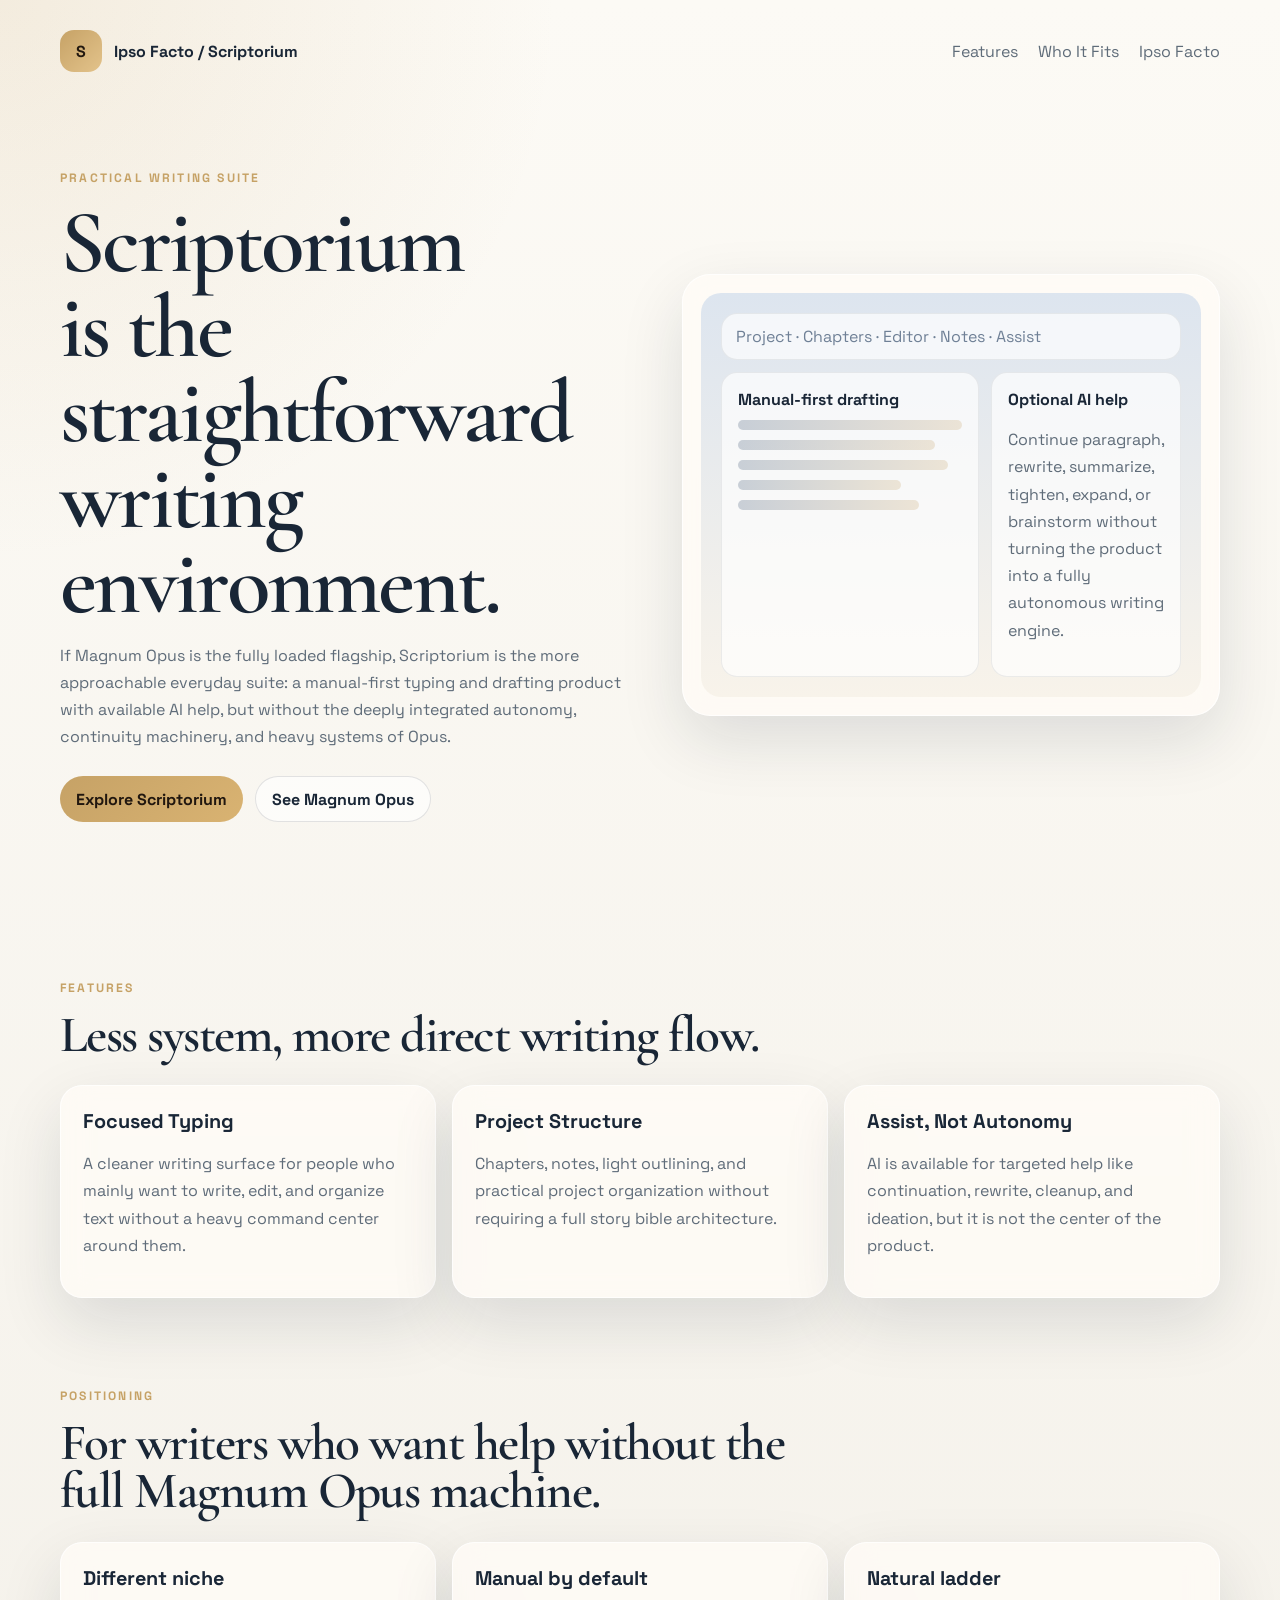
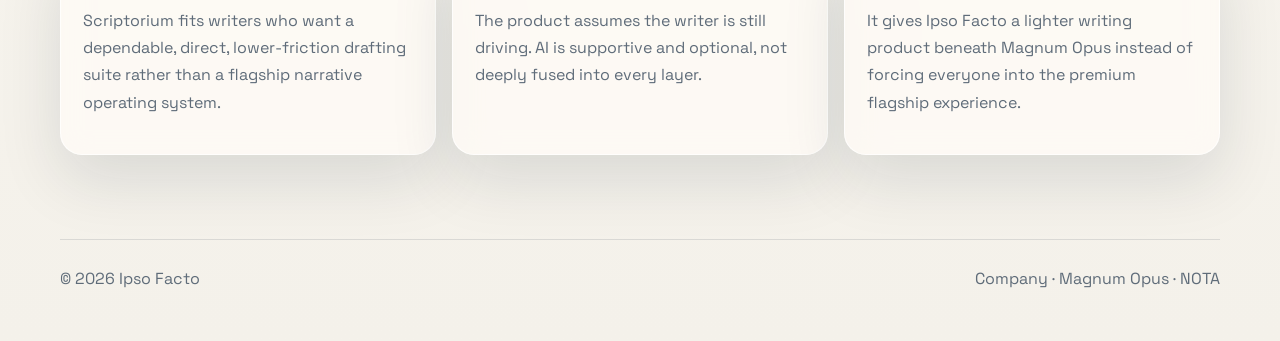
<file: Scriptorium/index.html>
<!DOCTYPE html>
<html lang="en">
<head>
  <meta charset="UTF-8">
  <meta name="viewport" content="width=device-width, initial-scale=1.0">
  <title>Scriptorium | Ipso Facto</title>
  <meta
    name="description"
    content="Scriptorium by Ipso Facto is a practical writing suite for focused typing, structure, and optional AI assistance without the full autonomy and heavy systems of Magnum Opus."
  >
  <link rel="preconnect" href="https://fonts.googleapis.com">
  <link rel="preconnect" href="https://fonts.gstatic.com" crossorigin>
  <link href="https://fonts.googleapis.com/css2?family=Space+Grotesk:wght@400;500;700&family=Cormorant+Garamond:wght@500;600;700&display=swap" rel="stylesheet">
  <style>
    :root {
      --bg: #f4f1ea;
      --ink: #192636;
      --muted: #5f6c79;
      --line: rgba(25, 38, 54, 0.12);
      --paper: rgba(255, 252, 247, 0.78);
      --shadow: 0 24px 64px rgba(20, 34, 49, 0.12);
      --gold: #c6a266;
      --slate: #6f8096;
    }
    * { box-sizing: border-box; }
    body {
      margin: 0;
      font-family: "Space Grotesk", sans-serif;
      color: var(--ink);
      background:
        radial-gradient(circle at top left, rgba(198, 162, 102, 0.16), transparent 24%),
        linear-gradient(180deg, #fcfaf5 0%, var(--bg) 100%);
    }
    a { color: inherit; text-decoration: none; }
    .page { width: min(1160px, calc(100% - 32px)); margin: 0 auto; padding: 20px 0 40px; }
    .topbar, .footer { display: flex; align-items: center; justify-content: space-between; gap: 16px; }
    .topbar { padding: 10px 0 28px; }
    .brand { display: inline-flex; align-items: center; gap: 12px; font-weight: 700; }
    .mark {
      width: 42px; height: 42px; border-radius: 14px; display: grid; place-items: center;
      background: linear-gradient(135deg, var(--gold), #e3c38b); color: #22180f;
    }
    .nav { display: inline-flex; gap: 20px; color: var(--muted); }
    .hero { display: grid; grid-template-columns: 1.05fr 0.95fr; gap: 28px; align-items: center; min-height: calc(100vh - 110px); }
    .eyebrow { margin: 0 0 12px; text-transform: uppercase; letter-spacing: 0.18em; font-size: .76rem; color: var(--gold); font-weight: 700; }
    h1, h2 { margin: 0; font-family: "Cormorant Garamond", serif; font-weight: 600; letter-spacing: -.03em; line-height: .95; }
    h1 { font-size: clamp(3.2rem, 7vw, 6.4rem); max-width: 9ch; }
    h2 { font-size: clamp(2.3rem, 4vw, 4rem); }
    p { color: var(--muted); line-height: 1.7; }
    .hero-actions, .product-actions { display: flex; gap: 12px; flex-wrap: wrap; margin-top: 26px; }
    .button, .link-button {
      display: inline-flex; align-items: center; justify-content: center; min-height: 46px; padding: 0 16px;
      border-radius: 999px; font-weight: 700; border: 1px solid var(--line); background: rgba(255,255,255,.62);
    }
    .button-primary { background: linear-gradient(135deg, var(--gold), #d9b372); color: #21170f; border: none; }
    .panel, .card { background: var(--paper); border: 1px solid rgba(255,255,255,.72); box-shadow: var(--shadow); backdrop-filter: blur(14px); }
    .panel { padding: 18px; border-radius: 28px; }
    .panel-inner { padding: 20px; border-radius: 20px; background: linear-gradient(180deg, #dde5ef 0%, #f8f3ea 100%); }
    .editor-mock { display: grid; gap: 12px; }
    .toolbar, .doc-panel, .side-panel { border-radius: 16px; background: rgba(255,255,255,.68); border: 1px solid rgba(25,38,54,.08); }
    .toolbar { padding: 12px 14px; display: flex; gap: 10px; color: var(--slate); }
    .editor-layout { display: grid; grid-template-columns: 1.15fr .85fr; gap: 12px; }
    .doc-panel, .side-panel { padding: 16px; }
    .doc-lines { display: grid; gap: 10px; margin-top: 10px; }
    .doc-lines span { display: block; height: 10px; border-radius: 999px; background: linear-gradient(90deg, rgba(111,128,150,.35), rgba(198,162,102,.24)); }
    .doc-lines span:nth-child(2){width:88%}.doc-lines span:nth-child(3){width:94%}.doc-lines span:nth-child(4){width:73%}.doc-lines span:nth-child(5){width:81%}
    .section { padding-top: 88px; }
    .section-head { max-width: 740px; margin-bottom: 26px; }
    .grid-3 { display: grid; grid-template-columns: repeat(3, minmax(0, 1fr)); gap: 16px; }
    .card { padding: 22px; border-radius: 22px; }
    .card h3 { margin: 0 0 10px; font-size: 1.24rem; }
    .footer { border-top: 1px solid var(--line); padding: 28px 0 12px; margin-top: 84px; color: var(--muted); }
    @media (max-width: 980px) { .hero, .grid-3, .editor-layout { grid-template-columns: 1fr; min-height: auto; } }
    @media (max-width: 720px) { .page { width: min(100% - 20px, 1160px); } .topbar, .footer { flex-direction: column; align-items: flex-start; } .nav { flex-wrap: wrap; gap: 14px; } }
  </style>
</head>
<body>
  <div class="page">
    <header class="topbar">
      <div class="brand"><div class="mark">S</div><span>Ipso Facto / Scriptorium</span></div>
      <nav class="nav">
        <a href="#features">Features</a>
        <a href="#fit">Who It Fits</a>
        <a href="../index.html">Ipso Facto</a>
      </nav>
    </header>

    <section class="hero">
      <div>
        <p class="eyebrow">Practical Writing Suite</p>
        <h1>Scriptorium is the straightforward writing environment.</h1>
        <p>
          If Magnum Opus is the fully loaded flagship, Scriptorium is the more approachable everyday suite:
          a manual-first typing and drafting product with available AI help, but without the deeply integrated
          autonomy, continuity machinery, and heavy systems of Opus.
        </p>
        <div class="hero-actions">
          <a class="button button-primary" href="#features">Explore Scriptorium</a>
          <a class="button" href="../magnum-opus/">See Magnum Opus</a>
        </div>
      </div>

      <div class="panel">
        <div class="panel-inner">
          <div class="editor-mock">
            <div class="toolbar">Project · Chapters · Editor · Notes · Assist</div>
            <div class="editor-layout">
              <div class="doc-panel">
                <strong>Manual-first drafting</strong>
                <div class="doc-lines">
                  <span></span><span></span><span></span><span></span><span></span>
                </div>
              </div>
              <div class="side-panel">
                <strong>Optional AI help</strong>
                <p>Continue paragraph, rewrite, summarize, tighten, expand, or brainstorm without turning the product into a fully autonomous writing engine.</p>
              </div>
            </div>
          </div>
        </div>
      </div>
    </section>

    <section id="features" class="section">
      <div class="section-head">
        <p class="eyebrow">Features</p>
        <h2>Less system, more direct writing flow.</h2>
      </div>
      <div class="grid-3">
        <article class="card">
          <h3>Focused Typing</h3>
          <p>A cleaner writing surface for people who mainly want to write, edit, and organize text without a heavy command center around them.</p>
        </article>
        <article class="card">
          <h3>Project Structure</h3>
          <p>Chapters, notes, light outlining, and practical project organization without requiring a full story bible architecture.</p>
        </article>
        <article class="card">
          <h3>Assist, Not Autonomy</h3>
          <p>AI is available for targeted help like continuation, rewrite, cleanup, and ideation, but it is not the center of the product.</p>
        </article>
      </div>
    </section>

    <section id="fit" class="section">
      <div class="section-head">
        <p class="eyebrow">Positioning</p>
        <h2>For writers who want help without the full Magnum Opus machine.</h2>
      </div>
      <div class="grid-3">
        <article class="card">
          <h3>Different niche</h3>
          <p>Scriptorium fits writers who want a dependable, direct, lower-friction drafting suite rather than a flagship narrative operating system.</p>
        </article>
        <article class="card">
          <h3>Manual by default</h3>
          <p>The product assumes the writer is still driving. AI is supportive and optional, not deeply fused into every layer.</p>
        </article>
        <article class="card">
          <h3>Natural ladder</h3>
          <p>It gives Ipso Facto a lighter writing product beneath Magnum Opus instead of forcing everyone into the premium flagship experience.</p>
        </article>
      </div>
    </section>

    <footer class="footer">
      <div>© 2026 Ipso Facto</div>
      <div><a href="../index.html">Company</a> · <a href="../Magnum%20Opus/Magnum%20Opus.html">Magnum Opus</a> · <a href="../NOTA/index.html">NOTA</a></div>
    </footer>
  </div>
</body>
</html>
</file>
